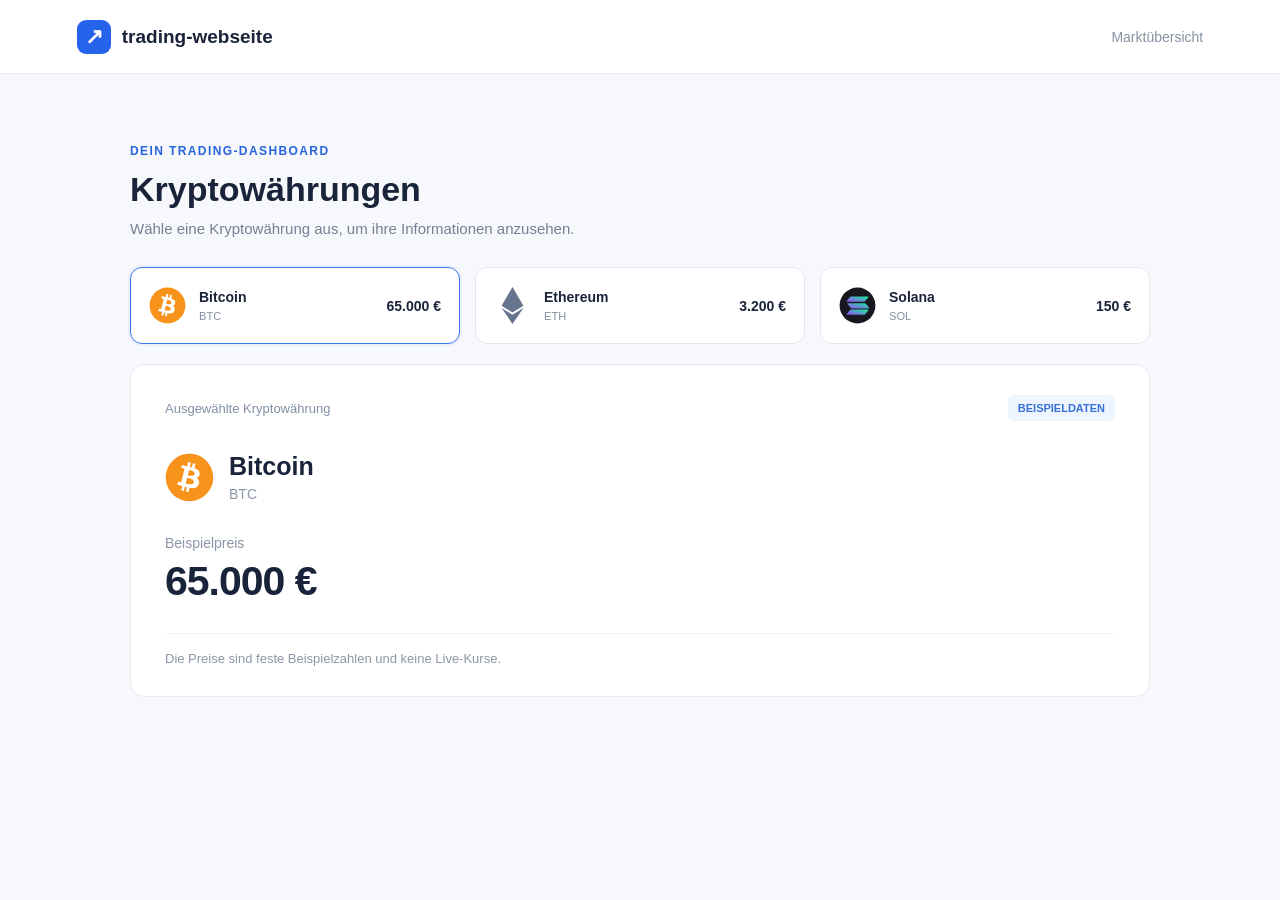
<file: index.html>
<!DOCTYPE html>
<html lang="de">
<head>
    <meta charset="UTF-8">
    <meta name="viewport" content="width=device-width, initial-scale=1.0">
    <title>trading-webseite</title>
    <link rel="stylesheet" href="style.css">
</head>
<body>
    <header>
        <div class="marke">
            <span class="markenzeichen">↗</span> trading-webseite
        </div>
        <span class="kopftext">Marktübersicht</span>
    </header>

    <main>
        <p class="klein">DEIN TRADING-DASHBOARD</p>
        <h1>Kryptowährungen</h1>
        <p class="beschreibung">
            Wähle eine Kryptowährung aus, um ihre Informationen anzusehen.
        </p>

        <div class="auswahl">

            <button class="coin aktiv" onclick="anzeigen('Bitcoin', 'BTC', '65.000 €', 'bitcoin.svg', this)">
                <img src="bilder/bitcoin.svg" alt="Bitcoin-Logo">
                <span class="coindaten">
                    <strong>Bitcoin</strong>
                    <small>BTC</small>
                </span>
                <b>65.000 €</b>
            </button>

            <button class="coin" onclick="anzeigen('Ethereum', 'ETH', '3.200 €', 'ethereum.svg', this)">
                <img src="bilder/ethereum.svg" alt="Ethereum-Logo">
                <span class="coindaten">
                    <strong>Ethereum</strong>
                    <small>ETH</small>
                </span>
                <b>3.200 €</b>
            </button>

            <button class="coin" onclick="anzeigen('Solana', 'SOL', '150 €', 'solana.svg', this)">
                <img src="bilder/solana.svg" alt="Solana-Logo">
                <span class="coindaten">
                    <strong>Solana</strong>
                    <small>SOL</small>
                </span>
                <b>150 €</b>
            </button>

        </div>

        <section class="karte">

            <div class="kartenkopf">
                <span>Ausgewählte Kryptowährung</span>
                <span class="demo">BEISPIELDATEN</span>
            </div>

            <div class="details">
                <img id="bild" src="bilder/bitcoin.svg" alt="Ausgewählte Kryptowährung">

                <div>
                    <h2 id="name">Bitcoin</h2>
                    <p id="symbol">BTC</p>
                </div>
            </div>

            <p class="preistitel">Beispielpreis</p>
            <p id="preis" class="preis">65.000 €</p>

            <p class="hinweis">
                Die Preise sind feste Beispielzahlen und keine Live-Kurse.
            </p>

        </section>
    </main>

    <script src="script.js"></script>
</body>
</html>
</file>
<file: style.css>
/* Grunddesign */
* { box-sizing: border-box; }
body { margin: 0; background: #f7f8fb; color: #192339; font-family: Arial, sans-serif; }
header { height: 74px; background: white; border-bottom: 1px solid #e7ebf1; display: flex; align-items: center; justify-content: space-between; padding: 0 6%; }
.marke { display: flex; align-items: center; gap: 11px; font-size: 19px; font-weight: bold; }
.markenzeichen { display: grid; place-items: center; width: 34px; height: 34px; border-radius: 9px; background: #2563eb; color: white; font-size: 22px; }
.kopftext { color: #8792a4; font-size: 14px; }
main { max-width: 1070px; padding: 0 25px; margin: 70px auto; }
.klein { color: #2864dd; font-size: 12px; font-weight: bold; letter-spacing: 1.4px; }
h1 { font-size: 34px; margin: 11px 0; }
.beschreibung { color: #748095; font-size: 15px; margin: 0 0 30px; }

/* Auswahl der Kryptowährungen */
.auswahl { display: grid; grid-template-columns: repeat(3, 1fr); gap: 15px; margin-bottom: 20px; }
.coin { display: flex; align-items: center; gap: 13px; text-align: left; padding: 19px 18px; background: #fff; border: 1px solid #e3e8f0; border-radius: 12px; cursor: pointer; color: #192339; transition: border-color .15s, box-shadow .15s; }
.coin:hover { border-color: #a3bdf4; box-shadow: 0 4px 12px #1d2b4810; }
.coin.aktiv { border-color: #3777eb; box-shadow: 0 0 0 2px #3777eb12; }
.coin img { width: 37px; height: 37px; object-fit: contain; }
.coindaten strong, .coindaten small { display: block; }
.coindaten strong { font-size: 14px; }
.coindaten small { margin-top: 5px; color: #8490a2; }
.coin b { margin-left: auto; font-size: 14px; white-space: nowrap; }

/* Info-Karte */
.karte { background: white; border: 1px solid #e4e9f0; border-radius: 14px; padding: 30px 34px; }
.kartenkopf { display: flex; justify-content: space-between; align-items: center; color: #8290a4; font-size: 13px; }
.demo { border-radius: 5px; background: #eff5ff; color: #3672d8; padding: 7px 10px; font-size: 11px; font-weight: bold; }
.details { display: flex; align-items: center; gap: 15px; margin-top: 31px; }
.details img { width: 49px; height: 49px; object-fit: contain; }
.details h2 { margin: 0; font-size: 25px; }
.details p { margin: 5px 0 0; color: #8b96a7; font-size: 14px; }
.preistitel { margin: 33px 0 7px; color: #8b96a7; font-size: 14px; }
.preis { margin: 0; font-size: 41px; font-weight: bold; letter-spacing: -1px; }
.hinweis { margin: 28px 0 0; padding-top: 17px; border-top: 1px solid #eef1f5; color: #8c97a6; font-size: 13px; }

/* Breite für PC-Ansicht */
@media (max-width: 840px) { .auswahl { grid-template-columns: 1fr; } main { margin-top: 40px; } }
</file>
